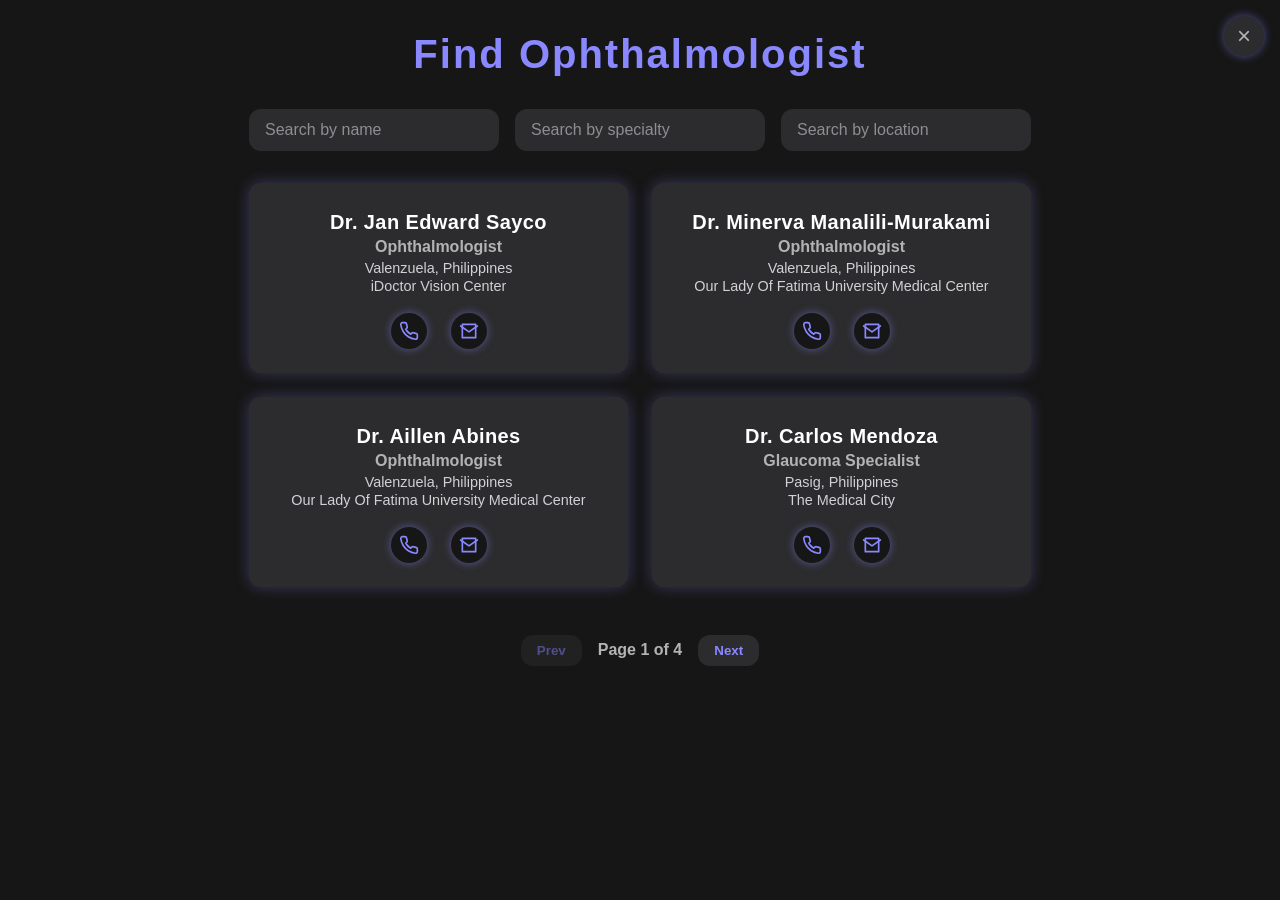
<file: doctors.html>
<!DOCTYPE html>
<html lang="en">

<head>
  <meta charset="UTF-8" />
  <meta name="viewport" content="width=device-width, initial-scale=1" />
  <title>A-EYE: Find Ophthalmologist</title>
  <style>
    /* Reset and base */
    * {
      box-sizing: border-box;
    }

    body {
      margin: 0;
      font-family: -apple-system, BlinkMacSystemFont, "Segoe UI", Roboto, Oxygen, Ubuntu, Cantarell,
        "Open Sans", "Helvetica Neue", sans-serif;
      background-color: #161616;
      color: #fff;
      -webkit-font-smoothing: antialiased;
      -moz-osx-font-smoothing: grayscale;
      min-height: 100vh;
      display: flex;
      flex-direction: column;
    }

    a {
      color: inherit;
      text-decoration: none;
    }

    a:hover,
    a:focus {
      text-decoration: underline;
    }

    /* Container */
    .container {
      max-width: 1200px;
      margin: 0 auto;
      padding: 2rem 1rem 4rem;
      flex-grow: 1;
      display: flex;
      flex-direction: column;
    }

    /* Header */
    header {
      text-align: center;
      margin-bottom: 2rem;
    }

    header h1 {
      font-size: 2.5rem;
      font-weight: 700;
      letter-spacing: 0.05em;
      margin: 0;
      color: #8a88ff;
    }

    /* Search Section */
    .search-section {
      display: flex;
      flex-wrap: wrap;
      gap: 1rem;
      justify-content: center;
      margin-bottom: 2rem;
    }

    .search-input {
      background: #2c2c2e;
      border: none;
      border-radius: 12px;
      padding: 0.75rem 1rem;
      color: #d1d1d6;
      font-size: 1rem;
      min-width: 250px;
      flex: 1 1 250px;
      transition: background-color 0.3s ease;
    }

    .search-input::placeholder {
      color: #8e8e93;
    }

    .search-input:focus {
      outline: none;
      background: #444446;
      color: #fff;
    }

    /* Doctors Grid */
    .doctors-grid {
      display: grid;
      grid-template-columns: repeat(auto-fit, minmax(280px, 1fr));
      gap: 1.5rem;
    }

    /* Doctor Card */
    .doctor-card {
      background: #2c2c2e;
      border-radius: 12px;
      padding: 1.5rem;
      display: flex;
      flex-direction: column;
      gap: 1rem;
      box-shadow: 0 0 15px rgba(138, 136, 255, 0.3);
      transition: box-shadow 0.3s ease;
    }

    .doctor-card:hover {
      box-shadow: 0 0 25px rgba(138, 136, 255, 0.6);
    }

    .doctor-avatar {
      width: 100%;
      max-width: 120px;
      height: 120px;
      border-radius: 50%;
      object-fit: cover;
      margin: 0 auto;
      border: 3px solid #8a88ff;
      box-shadow: 0 0 10px rgba(138, 136, 255, 0.5);
    }

    .doctor-info {
      text-align: center;
      flex-grow: 1;
    }

    .doctor-name {
      font-weight: 700;
      font-size: 1.25rem;
      margin: 0.25rem 0;
      color: #fff;
      letter-spacing: 0.02em;
    }

    .doctor-specialty {
      font-weight: 600;
      font-size: 1rem;
      color: #b3b3b3;
      margin: 0.25rem 0;
    }

    .doctor-location,
    .doctor-clinic {
      font-weight: 400;
      font-size: 0.9rem;
      color: #d1d1d6;
      margin: 0.15rem 0;
      white-space: nowrap;
      overflow: hidden;
      text-overflow: ellipsis;
    }

    /* Contact Icons */
    .doctor-contact {
      display: flex;
      justify-content: center;
      gap: 1.5rem;
      margin-top: auto;
    }

    .contact-link {
      color: #8a88ff;
      font-size: 1.5rem;
      display: inline-flex;
      align-items: center;
      justify-content: center;
      width: 36px;
      height: 36px;
      border-radius: 50%;
      background: #161616;
      box-shadow: 0 0 8px rgba(138, 136, 255, 0.5);
      transition: background-color 0.3s ease, color 0.3s ease;
      cursor: pointer;
      text-decoration: none;
    }

    .contact-link:hover,
    .contact-link:focus {
      background: #8a88ff;
      color: #161616;
      outline: none;
    }

    /* Icons SVG */
    .icon-phone,
    .icon-email {
      width: 20px;
      height: 20px;
      stroke: currentColor;
      stroke-width: 2;
      stroke-linecap: round;
      stroke-linejoin: round;
      fill: none;
    }

    /* Pagination */
    .pagination {
      margin-top: 3rem;
      display: flex;
      justify-content: center;
      gap: 1rem;
      flex-wrap: wrap;
    }

    .page-btn {
      background: #2c2c2e;
      border-radius: 12px;
      padding: 0.5rem 1rem;
      color: #8a88ff;
      font-weight: 600;
      cursor: pointer;
      border: none;
      min-width: 40px;
      transition: background-color 0.3s ease, color 0.3s ease;
    }

    .page-btn:hover,
    .page-btn:focus {
      background: #8a88ff;
      color: #161616;
      outline: none;
    }

    .page-btn[disabled] {
      opacity: 0.5;
      cursor: default;
      pointer-events: none;
    }

    /* Close Button */
    .close-button {
      position: fixed;
      top: 1rem;
      right: 1rem;
      background: #2c2c2e;
      color: #b3b3b3;
      font-size: 1.5rem;
      width: 40px;
      height: 40px;
      border-radius: 50%;
      text-align: center;
      line-height: 40px;
      text-decoration: none;
      box-shadow: 0 0 10px rgba(138, 136, 255, 0.5);
      transition: background-color 0.3s ease, color 0.3s ease;
      z-index: 1000;
    }

    .close-button:hover,
    .close-button:focus {
      background: #8a88ff;
      color: #161616;
      outline: none;
    }

    /* Responsive */
    @media (max-width: 600px) {
    .search-section {
    flex-direction: column;
    align-items: stretch;
    width: 100%;
    gap: 0.5rem;
    padding: 0 1rem;
  }

  .search-input {
    display: inline-block !important;
    flex: 0 0 auto !important;
    width: 100%;
    max-width: 100%;
    min-width: unset;
    height: 40px !important;            /* force normal height */
    padding: 0 0.75rem !important;      /* slim padding */
    font-size: 0.9rem;
    border-radius: 6px;
    line-height: 40px;                  /* vertically centers text */
    box-sizing: border-box;
    -webkit-appearance: none;           /* remove mobile default styles */
    -moz-appearance: none;
    appearance: none;
  }

  }
  </style>
</head>

<body>
  <a href="index.html" class="close-button" aria-label="Close and return to homepage">×</a>

  <div class="container" role="main">
    <header>
      <h1>Find Ophthalmologist</h1>
    </header>

    <section class="search-section" aria-label="Search doctors">
      <input type="text" id="search-name" class="search-input" placeholder="Search by name" aria-label="Search by doctor name" />
      <input type="text" id="search-specialty" class="search-input" placeholder="Search by specialty" aria-label="Search by specialty" />
      <input type="text" id="search-location" class="search-input" placeholder="Search by location" aria-label="Search by location" />
    </section>

    <section class="doctors-grid" id="doctors-grid" aria-live="polite" aria-label="List of doctors">
      <!-- Doctor cards inserted by JS -->
    </section>

    <nav class="pagination" aria-label="Pagination">
      <button class="page-btn" id="prev-page" aria-label="Previous page" disabled>Prev</button>
      <span id="page-info" aria-live="polite" style="align-self:center; color:#b3b3b3; font-weight:600;"></span>
      <button class="page-btn" id="next-page" aria-label="Next page">Next</button>
    </nav>
  </div>

  <script>
    // Sample doctor data - replace or extend as needed
    const doctors = [
      {
        id: 1,
        name: "Dr. Jan Edward Sayco",
        specialty: "Ophthalmologist",
        location: "Valenzuela, Philippines",
        clinic: "iDoctor Vision Center",
        phone: "+639171234567",
        email: "jan.sayco@example.com",
      },
      {
        id: 2,
        name: "Dr. Minerva Manalili-Murakami",
        specialty: "Ophthalmologist",
        location: "Valenzuela, Philippines",
        clinic: "Our Lady Of Fatima University Medical Center",
        phone: "+639181234567",
        email: "minerva.manalili@example.com",
      },
      {
        id: 3,
        name: "Dr. Aillen Abines",
        specialty: "Ophthalmologist",
        location: "Valenzuela, Philippines",
        clinic: "Our Lady Of Fatima University Medical Center",
        phone: "+639191234567",
        email: "aillen.abines@example.com",
      },
      {
        id: 4,
        name: "Dr. Carlos Mendoza",
        specialty: "Glaucoma Specialist",
        location: "Pasig, Philippines",
        clinic: "The Medical City",
        phone: "+639201234567",
        email: "carlos.mendoza@example.com",
      },
      {
        id: 5,
        name: "Dr. Liza Cruz",
        specialty: "Pediatric Ophthalmologist",
        location: "Taguig, Philippines",
        clinic: "Bonifacio Global City Clinic",
        phone: "+639211234567",
        email: "liza.cruz@example.com",
      },
      {
        id: 6,
        name: "Dr. Ramon Garcia",
        specialty: "Cornea Specialist",
        location: "Mandaluyong, Philippines",
        clinic: "Mandaluyong Eye Center",
        phone: "+639221234567",
        email: "ramon.garcia@example.com",
      },
      {
        id: 7,
        name: "Dr. Teresa Lim",
        specialty: "Oculoplastic Surgeon",
        location: "Pasay, Philippines",
        clinic: "Pasay Medical Clinic",
        phone: "+639231234567",
        email: "teresa.lim@example.com",
      },
      {
        id: 8,
        name: "Dr. Miguel Santos",
        specialty: "Neuro-Ophthalmologist",
        location: "Makati, Philippines",
        clinic: "Makati Medical Center",
        phone: "+639241234567",
        email: "miguel.santos@example.com",
      },
      {
        id: 9,
        name: "Dr. Ma. Cristina Santos",
        specialty: "Ophthalmologist",
        location: "Quezon City, Philippines",
        clinic: "Ma. Cristina M. Santos Eye Clinic",
        phone: "+639274200573",
      },
      {
        id: 10,
        name: "Dr. Ferdinand E. Tan",
        specialty: "Ophthalmologist",
        location: "Quezon City, Philippines",
        clinic: "Novaliches General Hospital",
        phone: "(02) 8938-7890",
      },
      {
       id: 11,
        name: "Dr. Frederick A. Cheng",
        specialty: "Ophthalmologist",
        location: "Quezon City, Philippines",
        clinic: "Clinica Caritas, Lagro",
        phone: "(02) 8461-6774",
      },
      {
       id: 12,
        name: "Dr. Ildefonso M. Chan",
        specialty: "Retina Specialist",
        location: "Paco Manila, Philippines",
        clinic: "Dr. Ildefonso M. Chan Virtual Eye Clinic",
        phone: "(02) 8523-1613",
      },
      {
       id: 13,
        name: "Dr. Melchor Gabriel",
        specialty: "Ophthalmologist",
        location: "Santa Cruz Manila, Philippines",
        clinic: "Chinese General Hospital and Medical Center",
        phone: "(02) 8711-4141",
      },
      {
      id: 14,
        name: "Dr. Guillermo Cornelius T. Loja",
        specialty: "Ophthalmologist",
        location: "Novaliches Quezon City, Philippines",
        clinic: "Bernardino General Hospital I",
        phone: "(02) 8935-5264",
      },
      {
      id: 15,
        name: "Dr. Roberto Uy",
        specialty: "Retina Specialist",
        location: "Sampaloc Manila, Philippines",
        clinic: "Manila Eye Specialist, Farinas Building",
        phone: "+639338614585",
      },
      {
      id: 16,
        name: "Dr. Laurence Myles B. Fabros",
        specialty: "Optometrist",
        location: "San Juan City, Philippines",
        clinic: "Laurence Myles B. Fabros Eye Clinic",
        phone: "+639354355675",
      }
    ];

    const doctorsPerPage = 4;
    let currentPage = 1;
    let filteredDoctors = doctors;

    const doctorsGrid = document.getElementById('doctors-grid');
    const prevBtn = document.getElementById('prev-page');
    const nextBtn = document.getElementById('next-page');
    const pageInfo = document.getElementById('page-info');

    const searchName = document.getElementById('search-name');
    const searchSpecialty = document.getElementById('search-specialty');
    const searchLocation = document.getElementById('search-location');

    function createDoctorCard(doctor) {
      const card = document.createElement('article');
      card.className = 'doctor-card';
      card.setAttribute('tabindex', '0');
      card.setAttribute('aria-label', `Doctor ${doctor.name}, specialty ${doctor.specialty}, located in ${doctor.location}`);

      card.innerHTML = `
        <div class="doctor-info">
          <h2 class="doctor-name">${doctor.name}</h2>
          <p class="doctor-specialty">${doctor.specialty}</p>
          <p class="doctor-location" title="${doctor.location}">${doctor.location}</p>
          <p class="doctor-clinic" title="${doctor.clinic}">${doctor.clinic}</p>
        </div>
        <div class="doctor-contact">
          <a href="tel:${doctor.phone}" class="contact-link" aria-label="Call ${doctor.name}">
            <svg class="icon-phone" viewBox="0 0 24 24" fill="none" xmlns="http://www.w3.org/2000/svg" aria-hidden="true" focusable="false">
              <path d="M22 16.92v3a2 2 0 0 1-2.18 2 19.79 19.79 0 0 1-8.63-3.07 19.5 19.5 0 0 1-6-6 19.79 19.79 0 0 1-3.07-8.67A2 2 0 0 1 4.11 2h3a2 2 0 0 1 2 1.72 12.84 12.84 0 0 0 .7 2.81 2 2 0 0 1-.45 2.11L8.09 9.91a16 16 0 0 0 6 6l1.27-1.27a2 2 0 0 1 2.11-.45 12.84 12.84 0 0 0 2.81.7A2 2 0 0 1 22 16.92z" stroke="currentColor" stroke-width="2" stroke-linecap="round" stroke-linejoin="round"/>
            </svg>
          </a>
          <a href="mailto:${doctor.email}" class="contact-link email-link" aria-label="Email ${doctor.name}" data-email="${doctor.email}" data-name="${doctor.name}">
            <svg class="icon-email" viewBox="0 0 24 24" fill="none" xmlns="http://www.w3.org/2000/svg" aria-hidden="true" focusable="false">
              <path d="M4 4h16v16H4z" stroke="currentColor" stroke-width="2" stroke-linecap="round" stroke-linejoin="round"/>
              <polyline points="22,6 12,13 2,6" stroke="currentColor" stroke-width="2" stroke-linecap="round" stroke-linejoin="round"/>
            </svg>
          </a>
        </div>
      `;
      return card;
    }

    function renderDoctors() {
      doctorsGrid.innerHTML = '';
      const start = (currentPage - 1) * doctorsPerPage;
      const end = start + doctorsPerPage;
      const pageDoctors = filteredDoctors.slice(start, end);

      if (pageDoctors.length === 0) {
        doctorsGrid.innerHTML = '<p style="text-align:center; color:#b3b3b3;">No doctors found.</p>';
      } else {
        pageDoctors.forEach(doc => {
          doctorsGrid.appendChild(createDoctorCard(doc));
        });
      }

      pageInfo.textContent = `Page ${currentPage} of ${Math.max(1, Math.ceil(filteredDoctors.length / doctorsPerPage))}`;
      prevBtn.disabled = currentPage === 1;
      nextBtn.disabled = currentPage >= Math.ceil(filteredDoctors.length / doctorsPerPage);
    }

    function filterDoctors() {
      const nameVal = searchName.value.trim().toLowerCase();
      const specialtyVal = searchSpecialty.value.trim().toLowerCase();
      const locationVal = searchLocation.value.trim().toLowerCase();

      filteredDoctors = doctors.filter(doc => {
        const matchesName = doc.name.toLowerCase().includes(nameVal);
        const matchesSpecialty = doc.specialty.toLowerCase().includes(specialtyVal);
        const matchesLocation = doc.location.toLowerCase().includes(locationVal);
        return matchesName && matchesSpecialty && matchesLocation;
      });

      currentPage = 1;
      renderDoctors();
    }

    prevBtn.addEventListener('click', () => {
      if (currentPage > 1) {
        currentPage--;
        renderDoctors();
        window.scrollTo({ top: 0, behavior: 'smooth' });
      }
    });

    nextBtn.addEventListener('click', () => {
      if (currentPage < Math.ceil(filteredDoctors.length / doctorsPerPage)) {
        currentPage++;
        renderDoctors();
        window.scrollTo({ top: 0, behavior: 'smooth' });
      }
    });

    searchName.addEventListener('input', filterDoctors);
    searchSpecialty.addEventListener('input', filterDoctors);
    searchLocation.addEventListener('input', filterDoctors);

    // Email click handler to open mailto with prefilled subject and body including user details and cataract results
    document.addEventListener('click', function (e) {
      const emailLink = e.target.closest('.email-link');
      if (emailLink) {
        e.preventDefault();
        const email = emailLink.getAttribute('data-email');
        const name = emailLink.getAttribute('data-name');
        const subject = encodeURIComponent(`Inquiry from A-EYE`);   
        
        // Placeholder for user details and cataract results.
        // In a real application, you would dynamically get this data.
        const userName = "John Doe"; // Replace with actual user name
        const userEmail = "john.doe@example.com"; // Replace with actual user email
        const cataractResult = "Cataract Detected: Mature (Right Eye)"; // Replace with actual cataract result

        const body = encodeURIComponent(`Dear ${name},\n\nI am writing to you from A-EYE regarding a potential patient inquiry.\n\nPatient Name: ${userName}\nPatient Email: ${userEmail}\nCataract Scan Result: ${cataractResult}\n\nPlease let me know your availability for an on-site consultation.\n\nSincerely,\nJohn Doe`);
        
        window.location.href = `mailto:${email}?subject=${subject}&body=${body}`;
      }
    });

    // Initial render
    filterDoctors();
  </script>
</body>

</html>
</file>
